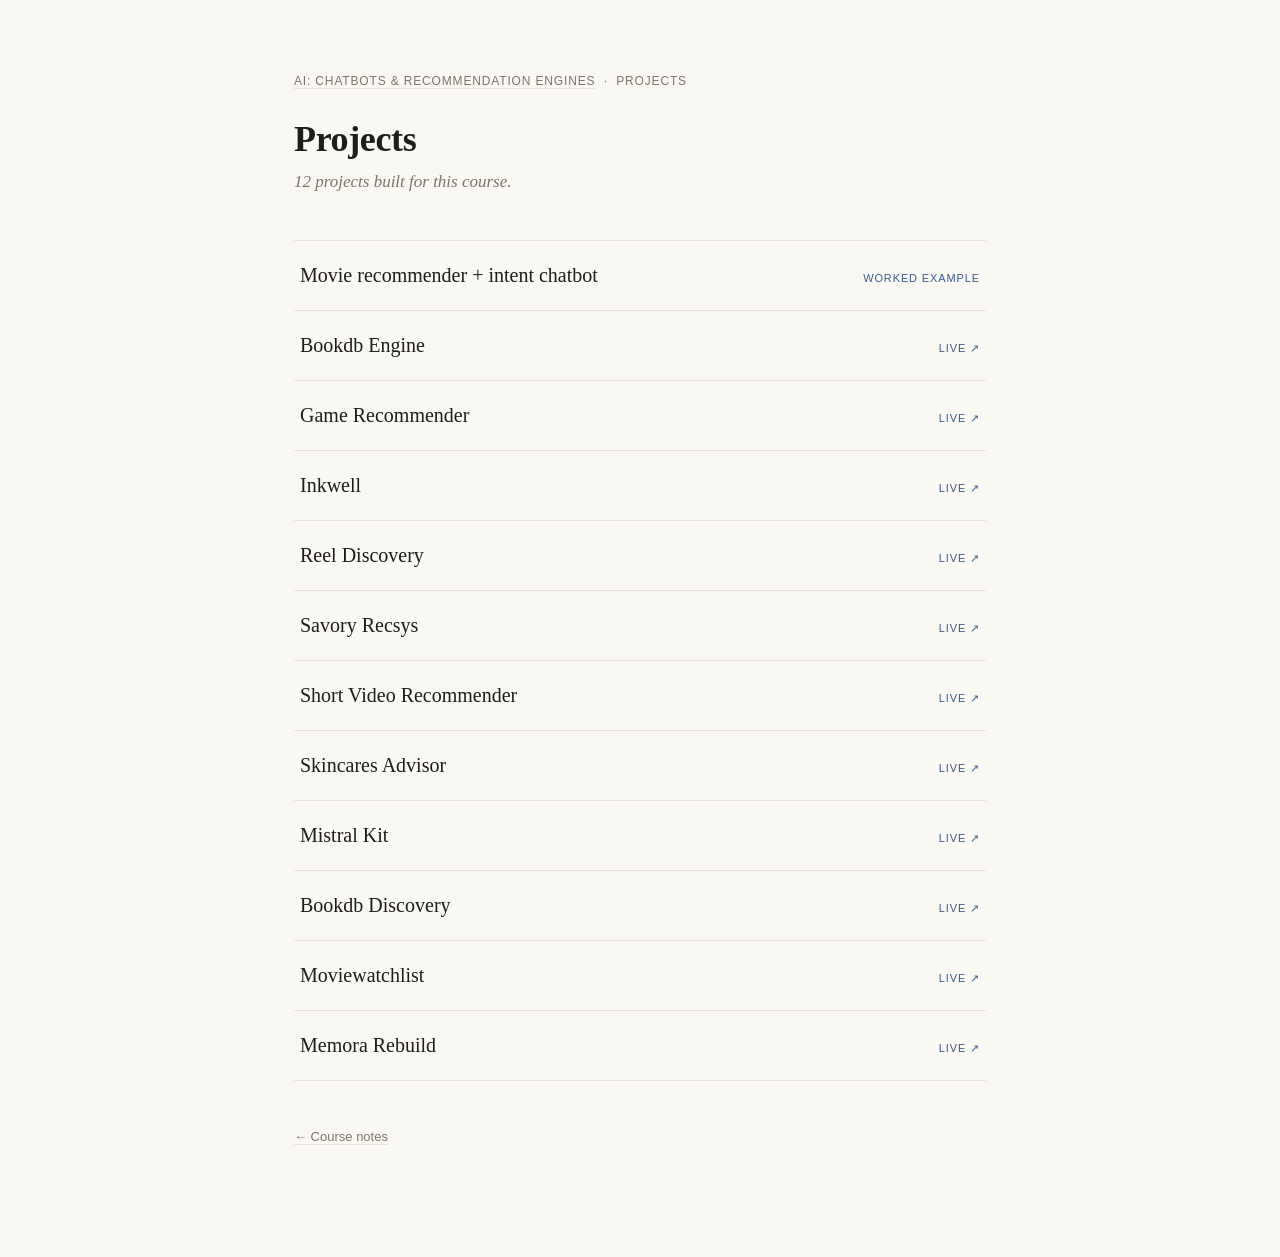
<file: projects.html>
<!doctype html>
<html lang="en">
<head>
<meta charset="utf-8">
<meta name="viewport" content="width=device-width, initial-scale=1">
<title>Projects — AI: Chatbots & Recommendation Engines</title>
<style>
  :root{--ink:#1f1d1a;--muted:#7a756c;--line:#e7e3da;--bg:#faf8f3;--accent:#3a5a8c;}
  *{box-sizing:border-box}
  body{margin:0;background:var(--bg);color:var(--ink);
    font:17px/1.65 Georgia,'Iowan Old Style','Times New Roman',serif;}
  .wrap{max-width:740px;margin:0 auto;padding:72px 24px 110px;}
  .crumb{font:12px/1.5 ui-sans-serif,-apple-system,Segoe UI,Roboto,sans-serif;
    letter-spacing:.07em;text-transform:uppercase;color:var(--muted);margin:0 0 30px;}
  .crumb a{color:var(--muted);text-decoration:none;border-bottom:1px solid var(--line);}
  .crumb a:hover{color:var(--accent);}
  h1{font-size:36px;line-height:1.1;margin:0 0 8px;letter-spacing:-.01em;}
  .sub{color:var(--muted);font-style:italic;margin:0 0 44px;}
  ul{list-style:none;margin:0;padding:0;}
  li{border-top:1px solid var(--line);}
  li:last-child{border-bottom:1px solid var(--line);}
  a.proj{display:flex;justify-content:space-between;align-items:baseline;gap:18px;
    padding:18px 6px;text-decoration:none;color:var(--ink);transition:background .15s;}
  a.proj:hover{background:#fff;}
  a.proj:hover .name{color:var(--accent);}
  .name{font-size:20px;}
  .tag{font:11px/1 ui-sans-serif,-apple-system,Segoe UI,Roboto,sans-serif;
    letter-spacing:.08em;text-transform:uppercase;color:var(--accent);white-space:nowrap;}
  .tag.src{color:var(--muted);}
  footer{margin-top:46px;font:13px/1.6 ui-sans-serif,-apple-system,Segoe UI,Roboto,sans-serif;}
  footer a{color:var(--muted);text-decoration:none;border-bottom:1px solid var(--line);}
  footer a:hover{color:var(--accent);}
</style>
</head>
<body>
  <div class="wrap">
    <div class="crumb"><a href="./index.html">AI: Chatbots & Recommendation Engines</a> &nbsp;·&nbsp; Projects</div>
    <h1>Projects</h1>
    <p class="sub">12 projects built for this course.</p>
    <ul>
      <li><a class="proj" href="./project.html"><span class="name">Movie recommender + intent chatbot</span><span class="tag">Worked example</span></a></li>
      <li><a class="proj" href="https://andreaisabelmontana.github.io/bookdb-engine/"><span class="name">Bookdb Engine</span><span class="tag">Live ↗</span></a></li>
      <li><a class="proj" href="https://andreaisabelmontana.github.io/game-recommender/"><span class="name">Game Recommender</span><span class="tag">Live ↗</span></a></li>
      <li><a class="proj" href="https://andreaisabelmontana.github.io/inkwell/"><span class="name">Inkwell</span><span class="tag">Live ↗</span></a></li>
      <li><a class="proj" href="https://andreaisabelmontana.github.io/reel-discovery/"><span class="name">Reel Discovery</span><span class="tag">Live ↗</span></a></li>
      <li><a class="proj" href="https://andreaisabelmontana.github.io/savory-recsys/"><span class="name">Savory Recsys</span><span class="tag">Live ↗</span></a></li>
      <li><a class="proj" href="https://andreaisabelmontana.github.io/short-video-recommender/"><span class="name">Short Video Recommender</span><span class="tag">Live ↗</span></a></li>
      <li><a class="proj" href="https://andreaisabelmontana.github.io/skincares-advisor/"><span class="name">Skincares Advisor</span><span class="tag">Live ↗</span></a></li>
      <li><a class="proj" href="https://andreaisabelmontana.github.io/mistral-kit/"><span class="name">Mistral Kit</span><span class="tag">Live ↗</span></a></li>
      <li><a class="proj" href="https://andreaisabelmontana.github.io/bookdb-discovery/"><span class="name">Bookdb Discovery</span><span class="tag">Live ↗</span></a></li>
      <li><a class="proj" href="https://andreaisabelmontana.github.io/moviewatchlist/"><span class="name">Moviewatchlist</span><span class="tag">Live ↗</span></a></li>
      <li><a class="proj" href="https://andreaisabelmontana.github.io/memora-rebuild/"><span class="name">Memora Rebuild</span><span class="tag">Live ↗</span></a></li>
    </ul>
    <footer><a href="./course.html">← Course notes</a></footer>
  </div>
</body>
</html>
</file>
